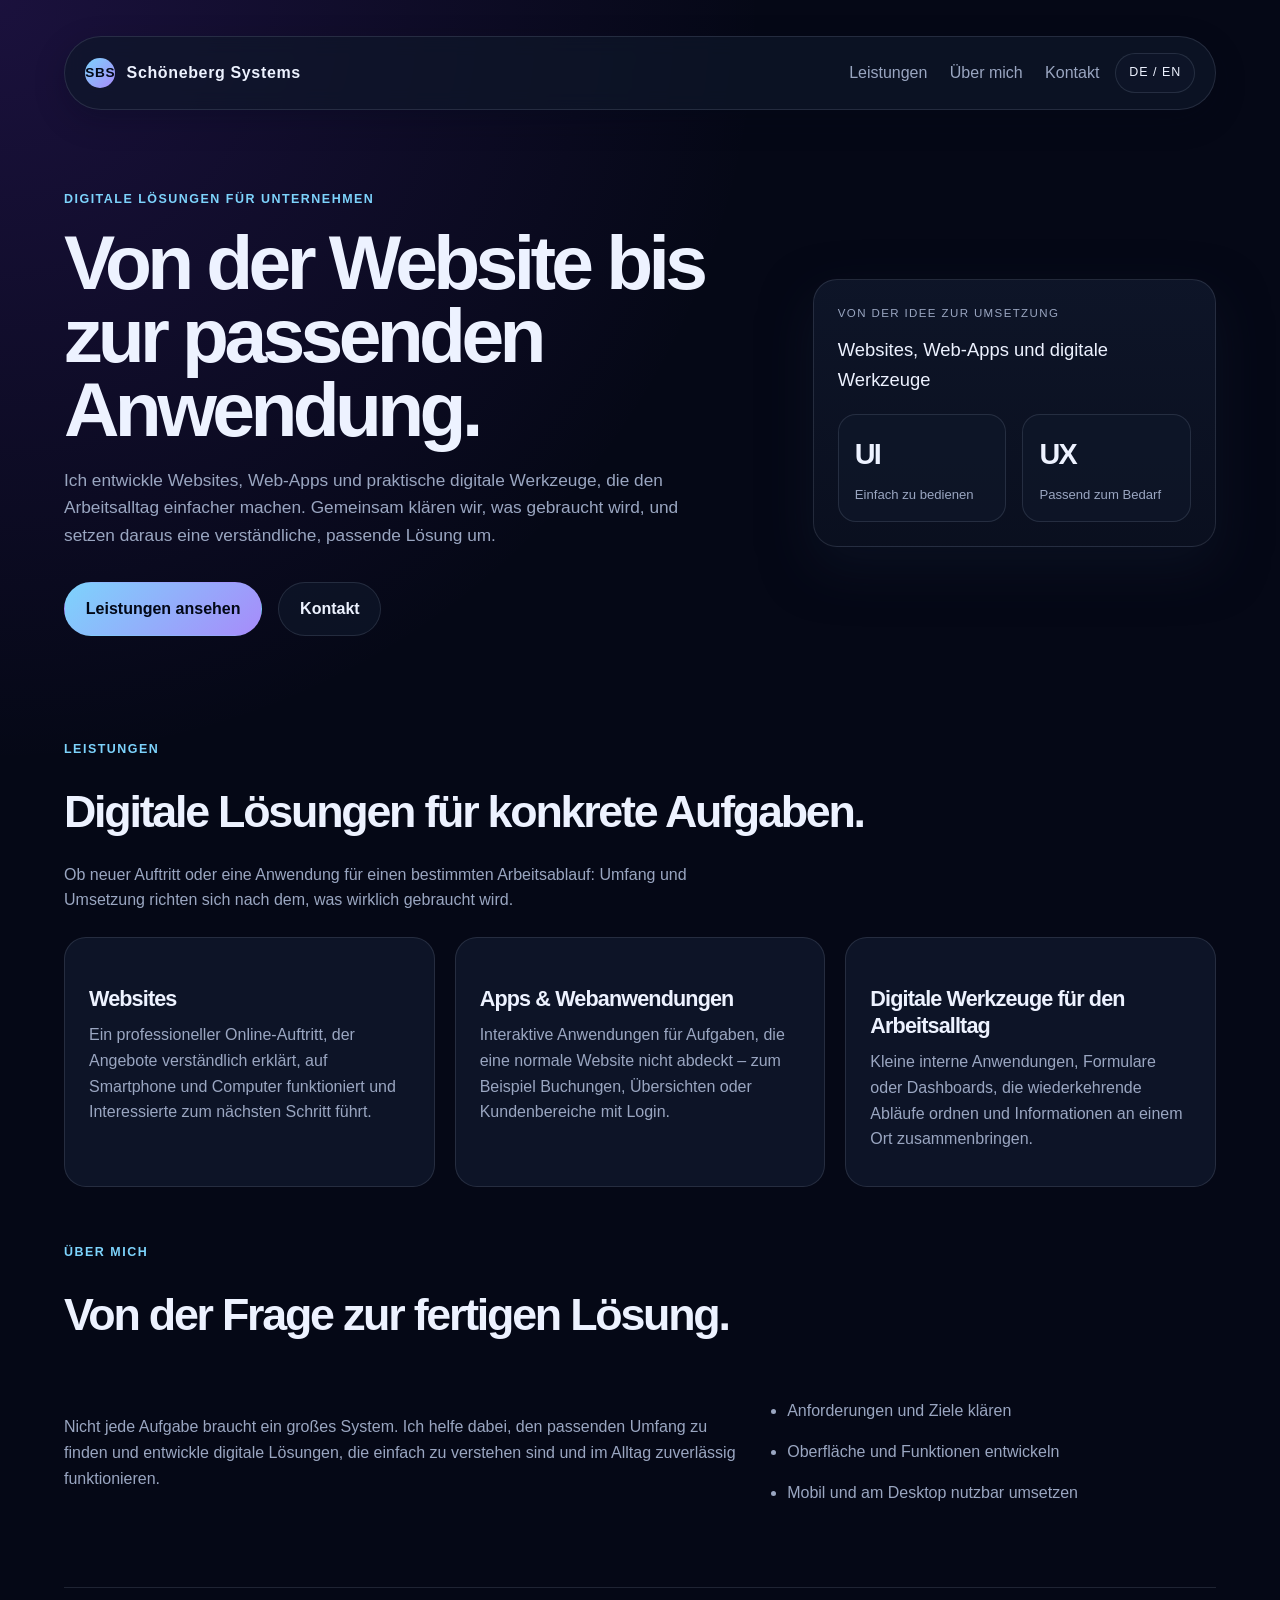
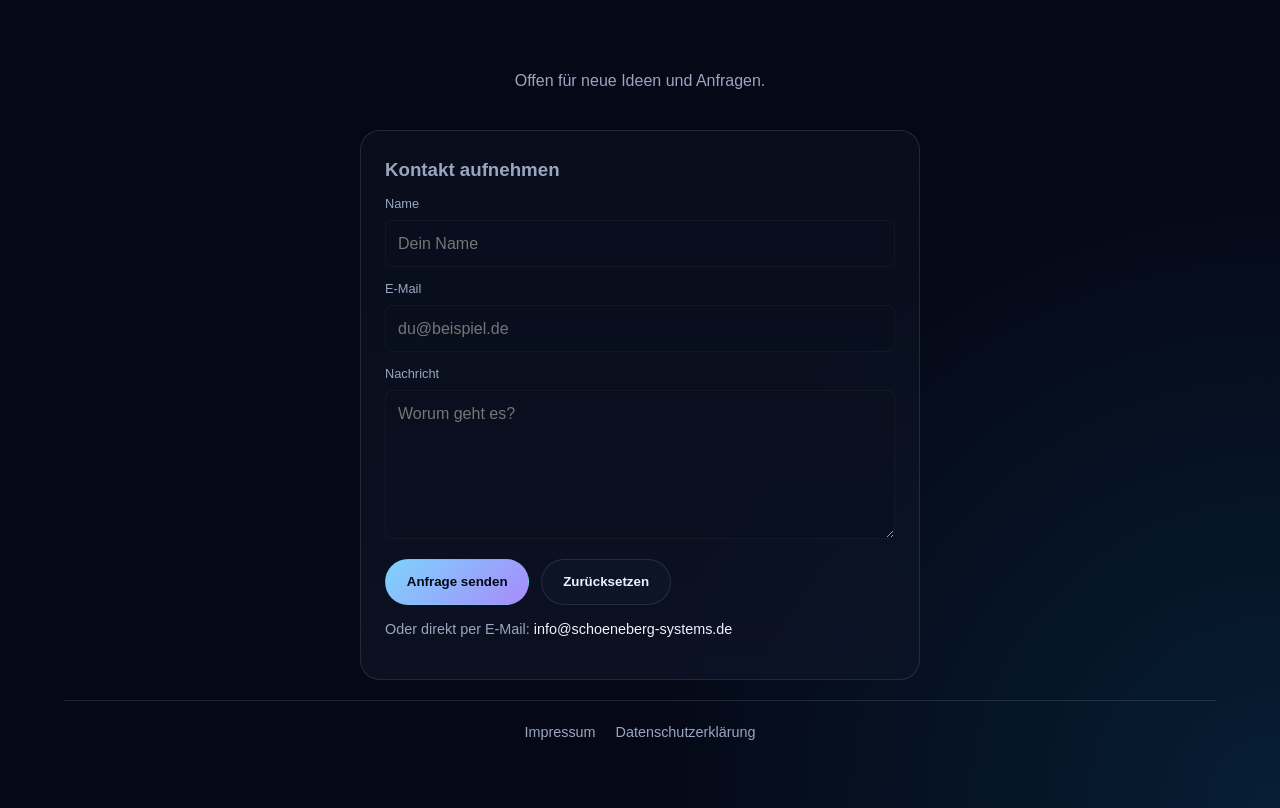
<file: index.html>
<!doctype html>
<html lang="de">
  <head>
    <meta charset="utf-8">
    <meta name="viewport" content="width=device-width, initial-scale=1">
    <title>Tim Hartung – Portfolio</title>
    <meta
      name="description"
      content="Portfolio von Tim Hartung – Frontend-Entwicklung, Produktdesign und digitale Lösungen."
    >
    <link rel="stylesheet" href="style.css">
  </head>
  <body>
    <div class="page-shell">
      <header class="site-header">
        <nav class="topbar" aria-label="Hauptnavigation">
            <a class="brand" href="#top"><span class="brand-mark">SBS</span><span data-i18n="brand">Schöneberg Systems</span></a>
            <div class="nav-actions">
              <div class="nav-links">
                <a href="#services" data-i18n="nav.services">Leistungen</a>
                <a href="#about" data-i18n="nav.about">Über mich</a>
                <a href="#contact" data-i18n="nav.contact">Kontakt</a>
              </div>
              <button class="lang-toggle" id="langToggle" type="button" aria-label="Sprache wechseln">DE / EN</button>
            </div>
          </nav>
        </header>

      <main id="top">
        <section class="hero">
          <div class="hero-copy">
            <p class="eyebrow" data-i18n="hero.eyebrow">Digitale Lösungen für Unternehmen</p>
            <h1 data-i18n="hero.title">Von der Website bis zur passenden Anwendung.</h1>
            <p class="intro" data-i18n="hero.intro">
              Ich entwickle Websites, Web-Apps und praktische digitale Werkzeuge,
              die den Arbeitsalltag einfacher machen. Gemeinsam klären wir, was gebraucht
              wird, und setzen daraus eine verständliche, passende Lösung um.
            </p>
            <div class="cta-row">
              <a class="button primary" href="#services" data-i18n="hero.primaryButton">Leistungen ansehen</a>
              <a class="button secondary" href="#contact" data-i18n="hero.secondaryButton">Kontakt</a>
            </div>
          </div>

          <aside class="hero-panel" aria-label="Kurzprofil" data-i18n-aria-label="panel.ariaLabel">
            <div class="mini-label" data-i18n="panel.label">Von der Idee zur Umsetzung</div>
            <p data-i18n="panel.text">Websites, Web-Apps und digitale Werkzeuge</p>
            <div class="mini-grid">
              <div>
                <strong>UI</strong>
                <span data-i18n="panel.ui">Einfach zu bedienen</span>
              </div>
              <div>
                <strong>UX</strong>
                <span data-i18n="panel.ux">Passend zum Bedarf</span>
              </div>
            </div>
          </aside>
        </section>

        <section id="services" class="section-block">
          <div class="section-heading">
            <p class="eyebrow" data-i18n="services.eyebrow">Leistungen</p>
            <h2 data-i18n="services.title">Digitale Lösungen für konkrete Aufgaben.</h2>
            <p class="section-intro" data-i18n="services.intro">
              Ob neuer Auftritt oder eine Anwendung für einen bestimmten Arbeitsablauf:
              Umfang und Umsetzung richten sich nach dem, was wirklich gebraucht wird.
            </p>
          </div>

          <div class="services-grid">
            <article class="service-card">
              <h3 data-i18n="service.website.title">Websites</h3>
              <p data-i18n="service.website.text">
                Ein professioneller Online-Auftritt, der Angebote verständlich erklärt,
                auf Smartphone und Computer funktioniert und Interessierte zum nächsten
                Schritt führt.
              </p>
            </article>

            <article class="service-card">
              <h3 data-i18n="service.app.title">Apps &amp; Webanwendungen</h3>
              <p data-i18n="service.app.text">
                Interaktive Anwendungen für Aufgaben, die eine normale Website nicht
                abdeckt – zum Beispiel Buchungen, Übersichten oder Kundenbereiche mit Login.
              </p>
            </article>

            <article class="service-card">
              <h3 data-i18n="service.tools.title">Digitale Werkzeuge für den Arbeitsalltag</h3>
              <p data-i18n="service.tools.text">
                Kleine interne Anwendungen, Formulare oder Dashboards, die wiederkehrende
                Abläufe ordnen und Informationen an einem Ort zusammenbringen.
              </p>
            </article>
          </div>
        </section>

        <section id="about" class="section-block about-block">
          <div class="section-heading">
            <p class="eyebrow" data-i18n="about.eyebrow">Über mich</p>
            <h2 data-i18n="about.title">Von der Frage zur fertigen Lösung.</h2>
          </div>

          <div class="about-grid">
            <p data-i18n="about.text">
              Nicht jede Aufgabe braucht ein großes System. Ich helfe dabei, den
              passenden Umfang zu finden und entwickle digitale Lösungen, die einfach
              zu verstehen sind und im Alltag zuverlässig funktionieren.
            </p>
            <ul>
              <li data-i18n="about.item1">Anforderungen und Ziele klären</li>
              <li data-i18n="about.item2">Oberfläche und Funktionen entwickeln</li>
              <li data-i18n="about.item3">Mobil und am Desktop nutzbar umsetzen</li>
            </ul>
          </div>
        </section>
      </main>

      <footer id="contact" class="site-footer">
        <div class="contact-left">
          <p data-i18n="footer.text">
            Verfügbar für Freelance und Produktarbeit.
          </p>
        </div>

        <form id="contactForm" class="contact-form" novalidate>
          <h3 data-i18n="form.title">Kontakt aufnehmen</h3>

          <label class="field">
            <span class="field-label" data-i18n="form.name">Name</span>
            <input
              type="text"
              id="contactName"
              name="name"
              placeholder="Dein Name"
              data-i18n-placeholder="form.namePlaceholder"
              required
            >
          </label>

          <label class="field">
            <span class="field-label" data-i18n="form.email">E-Mail</span>
            <input
              type="email"
              id="contactEmail"
              name="email"
              placeholder="du@beispiel.de"
              data-i18n-placeholder="form.emailPlaceholder"
              required
            >
          </label>

          <label class="field">
            <span class="field-label" data-i18n="form.message">Nachricht</span>
            <textarea
              id="contactMessage"
              name="message"
              rows="5"
              placeholder="Worum geht es?"
              data-i18n-placeholder="form.messagePlaceholder"
              required
            ></textarea>
          </label>

          <div class="form-actions">
            <button type="submit" class="button primary">
              <span data-i18n="form.submit">Anfrage senden</span>
            </button>
            <button type="reset" class="button secondary">
              <span data-i18n="form.reset">Zurücksetzen</span>
            </button>
          </div>

          <p class="form-note">
            <span data-i18n="form.direct">Oder direkt per E-Mail:</span>
            <a href="mailto:info@schoeneberg-systems.de">
              info@schoeneberg-systems.de
            </a>
          </p>
        </form>
        <nav class="legal-links" aria-label="Rechtliche Informationen" data-i18n-aria-label="footer.legalNav">
          <a href="impressum.html" data-i18n="footer.imprint">Impressum</a>
          <a href="datenschutz.html" data-i18n="footer.privacy">Datenschutz</a>
        </nav>
      </footer>
    </div>

    <script src="script.js"></script>
  </body>
</html>
</file>
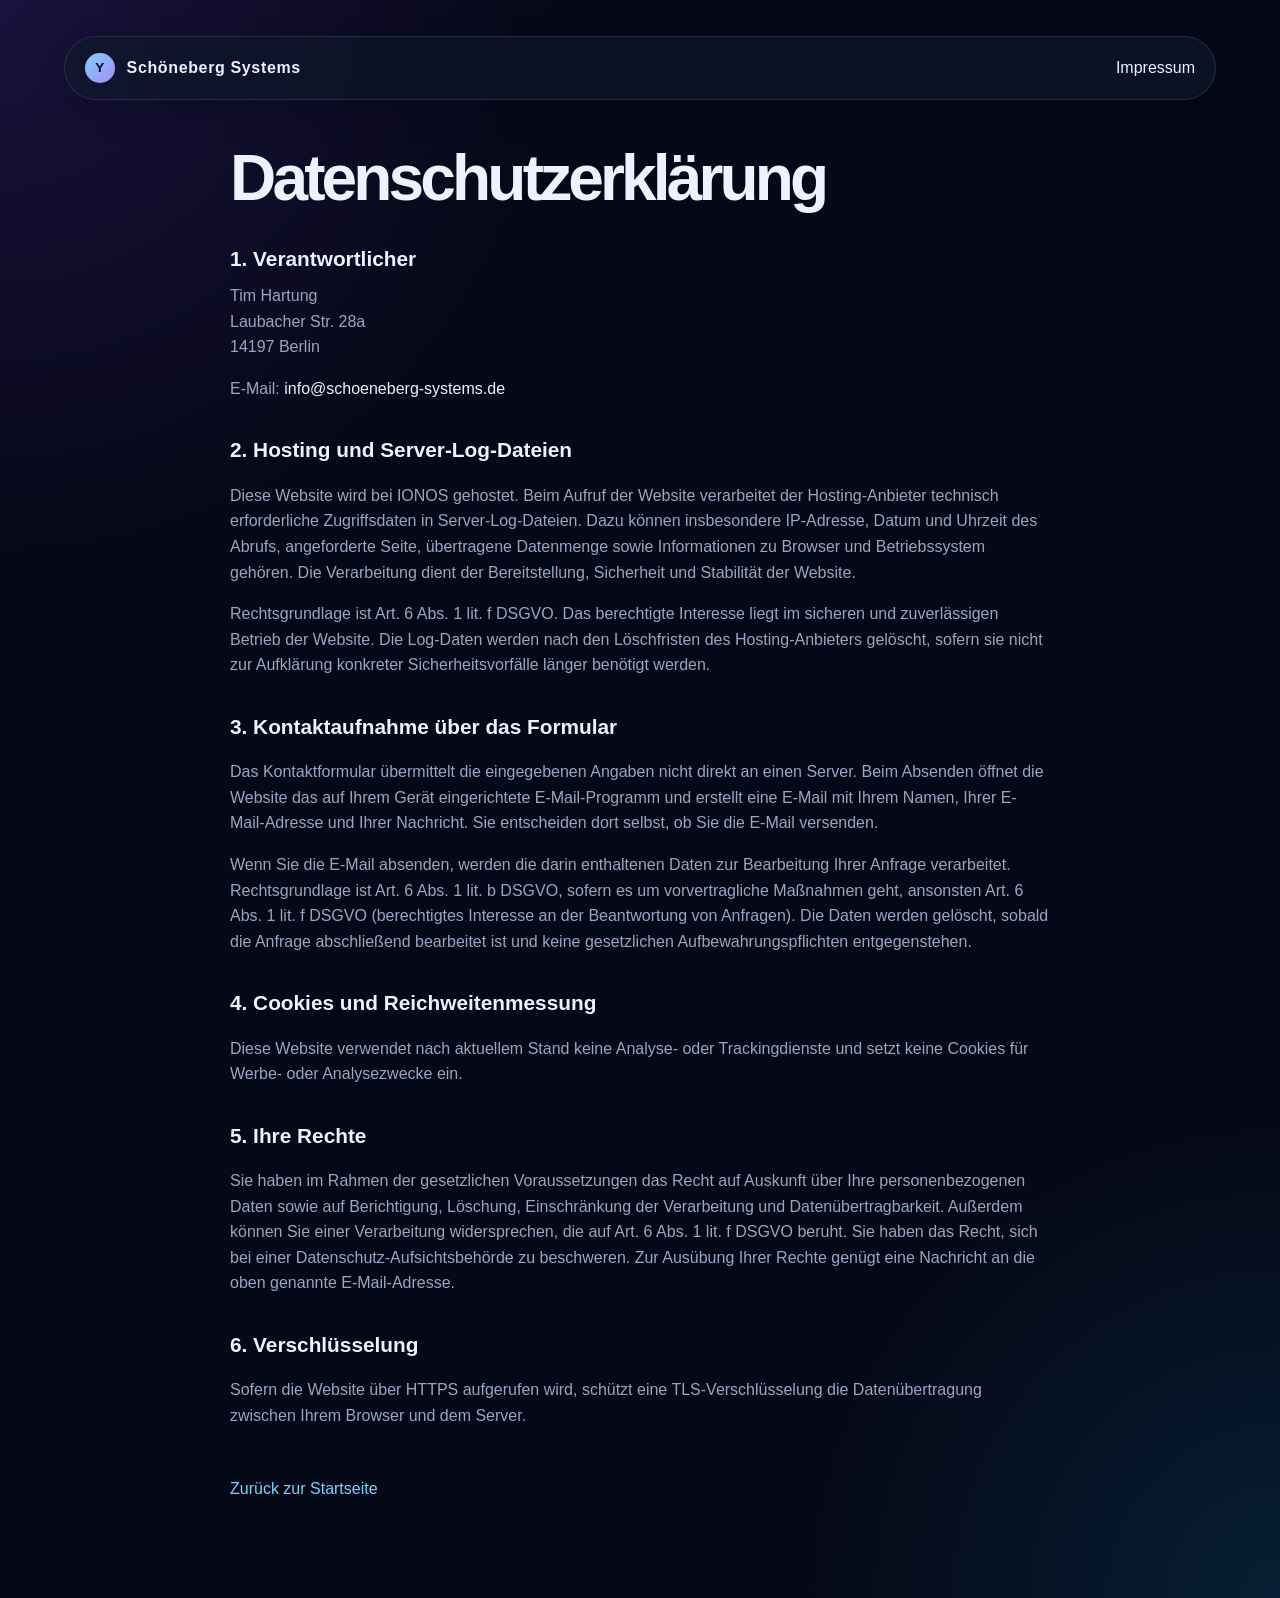
<file: datenschutz.html>
<!doctype html>
<html lang="de">
  <head>
    <meta charset="utf-8">
    <meta name="viewport" content="width=device-width, initial-scale=1">
    <title>Datenschutzerklärung – Schöneberg Systems</title>
    <link rel="stylesheet" href="style.css">
  </head>
  <body>
    <div class="page-shell">
      <header class="site-header">
        <nav class="topbar" aria-label="Hauptnavigation">
          <a class="brand" href="index.html#top">
            <span class="brand-mark">Y</span>
            <span>Schöneberg Systems</span>
          </a>
          <a href="impressum.html">Impressum</a>
        </nav>
      </header>

      <main class="legal-page">
        <h1>Datenschutzerklärung</h1>

        <h2>1. Verantwortlicher</h2>
        <address>Tim Hartung
Laubacher Str. 28a
14197 Berlin</address>
        <p>
          E-Mail:
          <a href="mailto:info@schoeneberg-systems.de">info@schoeneberg-systems.de</a>
        </p>

        <h2>2. Hosting und Server-Log-Dateien</h2>
        <p>
          Diese Website wird bei IONOS gehostet. Beim Aufruf der Website verarbeitet
          der Hosting-Anbieter technisch erforderliche Zugriffsdaten in Server-Log-Dateien.
          Dazu können insbesondere IP-Adresse, Datum und Uhrzeit des Abrufs, angeforderte
          Seite, übertragene Datenmenge sowie Informationen zu Browser und Betriebssystem
          gehören. Die Verarbeitung dient der Bereitstellung, Sicherheit und Stabilität
          der Website.
        </p>
        <p>
          Rechtsgrundlage ist Art. 6 Abs. 1 lit. f DSGVO. Das berechtigte Interesse
          liegt im sicheren und zuverlässigen Betrieb der Website. Die Log-Daten werden
          nach den Löschfristen des Hosting-Anbieters gelöscht, sofern sie nicht zur
          Aufklärung konkreter Sicherheitsvorfälle länger benötigt werden.
        </p>

        <h2>3. Kontaktaufnahme über das Formular</h2>
        <p>
          Das Kontaktformular übermittelt die eingegebenen Angaben nicht direkt an
          einen Server. Beim Absenden öffnet die Website das auf Ihrem Gerät eingerichtete
          E-Mail-Programm und erstellt eine E-Mail mit Ihrem Namen, Ihrer E-Mail-Adresse
          und Ihrer Nachricht. Sie entscheiden dort selbst, ob Sie die E-Mail versenden.
        </p>
        <p>
          Wenn Sie die E-Mail absenden, werden die darin enthaltenen Daten zur Bearbeitung
          Ihrer Anfrage verarbeitet. Rechtsgrundlage ist Art. 6 Abs. 1 lit. b DSGVO,
          sofern es um vorvertragliche Maßnahmen geht, ansonsten Art. 6 Abs. 1 lit. f
          DSGVO (berechtigtes Interesse an der Beantwortung von Anfragen). Die Daten
          werden gelöscht, sobald die Anfrage abschließend bearbeitet ist und keine
          gesetzlichen Aufbewahrungspflichten entgegenstehen.
        </p>

        <h2>4. Cookies und Reichweitenmessung</h2>
        <p>
          Diese Website verwendet nach aktuellem Stand keine Analyse- oder
          Trackingdienste und setzt keine Cookies für Werbe- oder Analysezwecke ein.
        </p>

        <h2>5. Ihre Rechte</h2>
        <p>
          Sie haben im Rahmen der gesetzlichen Voraussetzungen das Recht auf Auskunft
          über Ihre personenbezogenen Daten sowie auf Berichtigung, Löschung,
          Einschränkung der Verarbeitung und Datenübertragbarkeit. Außerdem können Sie
          einer Verarbeitung widersprechen, die auf Art. 6 Abs. 1 lit. f DSGVO beruht.
          Sie haben das Recht, sich bei einer Datenschutz-Aufsichtsbehörde zu beschweren.
          Zur Ausübung Ihrer Rechte genügt eine Nachricht an die oben genannte E-Mail-Adresse.
        </p>

        <h2>6. Verschlüsselung</h2>
        <p>
          Sofern die Website über HTTPS aufgerufen wird, schützt eine TLS-Verschlüsselung
          die Datenübertragung zwischen Ihrem Browser und dem Server.
        </p>

        <a class="legal-back" href="index.html">Zurück zur Startseite</a>
      </main>
    </div>
  </body>
</html>
</file>
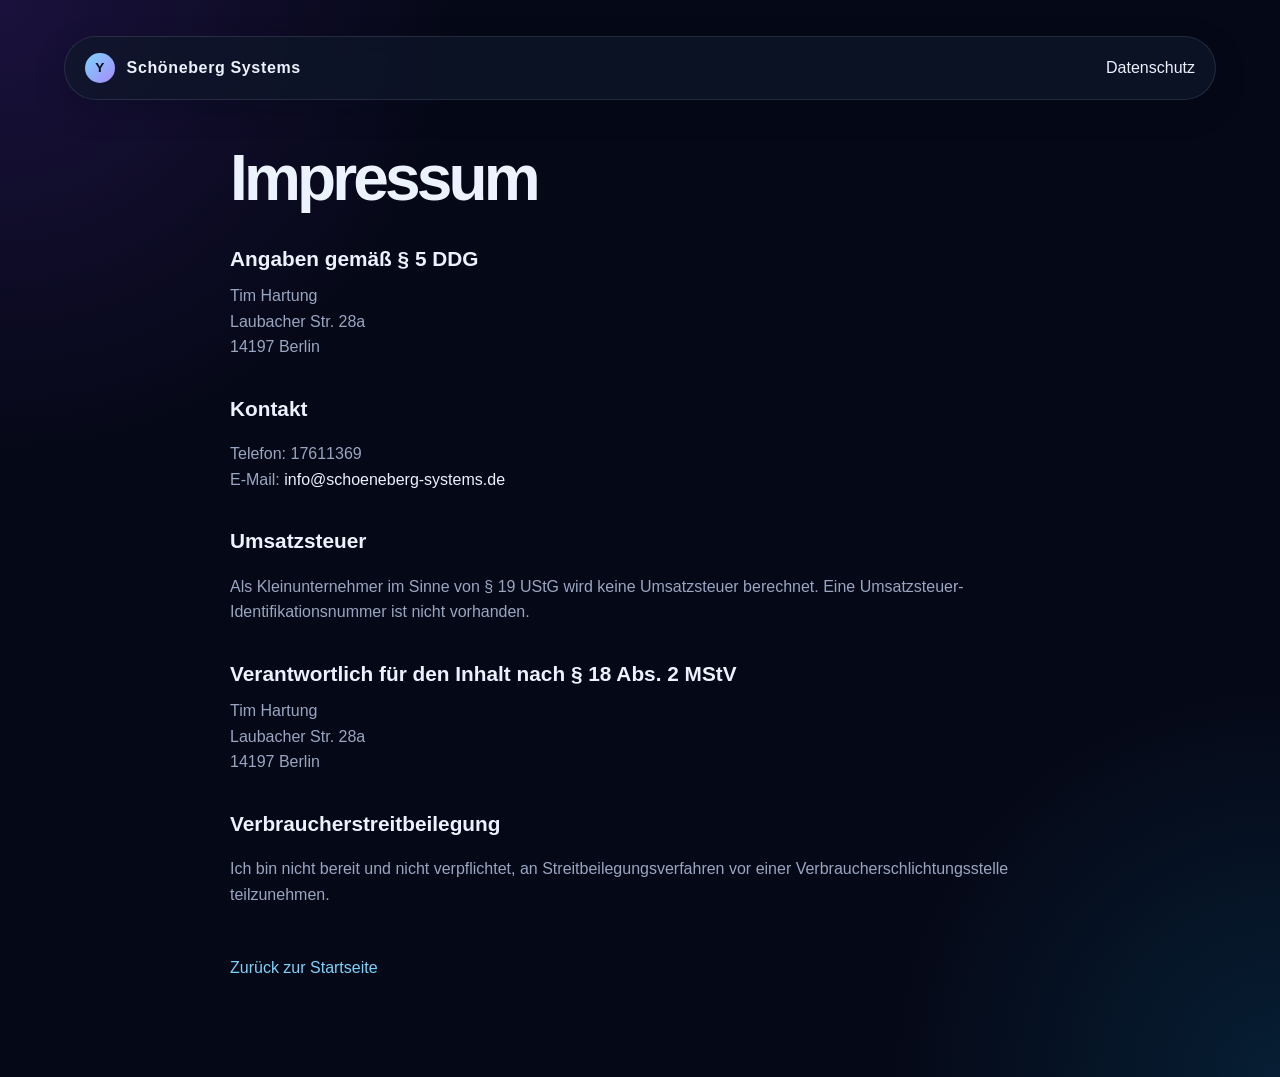
<file: impressum.html>
<!doctype html>
<html lang="de">
  <head>
    <meta charset="utf-8">
    <meta name="viewport" content="width=device-width, initial-scale=1">
    <title>Impressum – Schöneberg Systems</title>
    <link rel="stylesheet" href="style.css">
  </head>
  <body>
    <div class="page-shell">
      <header class="site-header">
        <nav class="topbar" aria-label="Hauptnavigation">
          <a class="brand" href="index.html#top">
            <span class="brand-mark">Y</span>
            <span>Schöneberg Systems</span>
          </a>
          <a href="datenschutz.html">Datenschutz</a>
        </nav>
      </header>

      <main class="legal-page">
        <h1>Impressum</h1>

        <h2>Angaben gemäß § 5 DDG</h2>
        <address>Tim Hartung
Laubacher Str. 28a
14197 Berlin</address>

        <h2>Kontakt</h2>
        <p>
          Telefon: 17611369<br>
          E-Mail:
          <a href="mailto:info@schoeneberg-systems.de">info@schoeneberg-systems.de</a>
        </p>

        <h2>Umsatzsteuer</h2>
        <p>
          Als Kleinunternehmer im Sinne von § 19 UStG wird keine Umsatzsteuer berechnet.
          Eine Umsatzsteuer-Identifikationsnummer ist nicht vorhanden.
        </p>

        <h2>Verantwortlich für den Inhalt nach § 18 Abs. 2 MStV</h2>
        <address>Tim Hartung
Laubacher Str. 28a
14197 Berlin</address>

        <h2>Verbraucherstreitbeilegung</h2>
        <p>
          Ich bin nicht bereit und nicht verpflichtet, an Streitbeilegungsverfahren
          vor einer Verbraucherschlichtungsstelle teilzunehmen.
        </p>

        <a class="legal-back" href="index.html">Zurück zur Startseite</a>
      </main>
    </div>
  </body>
</html>
</file>
<file: style.css>
:root {
  color-scheme: dark;
  --bg: #050816;
  --bg-elevated: rgba(11, 17, 32, 0.82);
  --panel: rgba(15, 23, 42, 0.9);
  --panel-strong: #0f172a;
  --card: #111827;
  --line: rgba(148, 163, 184, 0.18);
  --text: #edf2ff;
  --muted: #9aa6c1;
  --accent: #7dd3fc;
  --accent-strong: #a78bfa;
  --shadow: rgba(15, 23, 42, 0.55);
}

* {
  box-sizing: border-box;
}

html {
  scroll-behavior: smooth;
}

body {
  margin: 0;
  color: var(--text);
  background:
    radial-gradient(circle at top left, rgba(124, 58, 237, 0.18), transparent 28%),
    radial-gradient(circle at bottom right, rgba(14, 165, 233, 0.14), transparent 24%),
    var(--bg);
  font-family: Inter, "Segoe UI", sans-serif;
  line-height: 1.6;
}

img {
  max-width: 100%;
  display: block;
}

a {
  color: var(--text);
  text-decoration: none;
}

.page-shell {
  max-width: 1200px;
  margin: 0 auto;
  padding: 1.25rem 1.5rem 3rem;
}

.site-header {
  position: sticky;
  top: 0;
  z-index: 10;
  padding-top: 1rem;
}

.topbar {
  display: flex;
  justify-content: space-between;
  align-items: center;
  padding: 1rem 1.25rem;
  border: 1px solid var(--line);
  border-radius: 999px;
  background: rgba(15, 23, 42, 0.7);
  backdrop-filter: blur(10px);
  box-shadow: 0 10px 30px rgba(2, 6, 23, 0.25);
}

.brand {
  display: inline-flex;
  align-items: center;
  gap: 0.7rem;
  font-weight: 700;
  letter-spacing: 0.04em;
}

.brand-mark {
  display: inline-grid;
  place-items: center;
  width: 1.9rem;
  height: 1.9rem;
  border-radius: 50%;
  background: linear-gradient(135deg, var(--accent), var(--accent-strong));
  color: #020817;
  font-size: 0.85rem;
  font-weight: 800;
}

.nav-actions {
  display: flex;
  align-items: center;
  gap: 1rem;
}

.nav-links {
  display: flex;
  align-items: center;
  gap: 1.4rem;
  color: var(--muted);
}

.nav-links a {
  color: var(--muted);
  transition: color 0.2s ease;
}

.nav-links a:hover,
.nav-links a:focus-visible {
  color: var(--text);
}

.lang-toggle {
  border: 1px solid var(--line);
  background: rgba(15, 23, 42, 0.7);
  color: var(--text);
  border-radius: 999px;
  padding: 0.55rem 0.8rem;
  font: inherit;
  font-size: 0.78rem;
  letter-spacing: 0.08em;
  text-transform: uppercase;
  cursor: pointer;
  transition: border-color 0.2s ease, transform 0.2s ease;
}

.lang-toggle:hover,
.lang-toggle:focus-visible {
  border-color: rgba(125, 211, 252, 0.7);
  transform: translateY(-1px);
}

.hero {
  display: grid;
  grid-template-columns: 1.6fr 0.9fr;
  gap: 2rem;
  align-items: center;
  padding: 5rem 0 3rem;
}

.eyebrow {
  margin: 0 0 1rem;
  color: var(--accent);
  font-size: 0.78rem;
  font-weight: 700;
  letter-spacing: 0.12em;
  text-transform: uppercase;
}

h1 {
  margin: 0;
  max-width: 680px;
  font-size: clamp(3.1rem, 6vw, 5.3rem);
  line-height: 0.96;
  letter-spacing: -0.06em;
}

.intro {
  max-width: 650px;
  margin-top: 1.25rem;
  color: var(--muted);
  font-size: 1.08rem;
}

.cta-row {
  display: flex;
  flex-wrap: wrap;
  gap: 1rem;
  margin-top: 2rem;
}

.button {
  display: inline-flex;
  align-items: center;
  justify-content: center;
  min-height: 46px;
  padding: 0.85rem 1.3rem;
  border: 1px solid var(--line);
  border-radius: 999px;
  font-weight: 600;
  transition: transform 0.2s ease, border-color 0.2s ease, background 0.2s ease;
}

.button:hover,
.button:focus-visible {
  transform: translateY(-1px);
}

.button.primary {
  background: linear-gradient(135deg, var(--accent), var(--accent-strong));
  border-color: transparent;
  color: #020817;
}

.button.secondary {
  background: rgba(15, 23, 42, 0.7);
  color: var(--text);
}

.hero-panel {
  padding: 1.5rem;
  border: 1px solid var(--line);
  border-radius: 24px;
  background: linear-gradient(180deg, rgba(15, 23, 42, 0.9), rgba(11, 17, 32, 0.9));
  box-shadow: 0 20px 50px var(--shadow);
}

.mini-label {
  color: var(--muted);
  font-size: 0.72rem;
  letter-spacing: 0.12em;
  text-transform: uppercase;
}

.hero-panel p {
  margin: 0.8rem 0 1.25rem;
  font-size: 1.15rem;
}

.mini-grid {
  display: grid;
  grid-template-columns: repeat(2, minmax(0, 1fr));
  gap: 1rem;
}

.mini-grid div {
  padding: 1rem;
  border: 1px solid var(--line);
  border-radius: 18px;
  background: rgba(15, 23, 42, 0.7);
}

.mini-grid strong {
  display: block;
  font-size: 1.8rem;
  letter-spacing: -0.06em;
}

.mini-grid span {
  display: block;
  margin-top: 0.4rem;
  color: var(--muted);
  font-size: 0.82rem;
}

.section-block {
  padding-top: 3.5rem;
}

.section-heading {
  margin-bottom: 1.5rem;
}

.section-heading h2 {
  margin: 0;
  font-size: clamp(2rem, 4vw, 2.8rem);
  letter-spacing: -0.05em;
}

.section-intro {
  max-width: 680px;
  margin: 0.85rem 0 0;
  color: var(--muted);
}

.services-grid {
  display: grid;
  grid-template-columns: repeat(3, minmax(0, 1fr));
  gap: 1.25rem;
}

.service-card {
  min-height: 250px;
  padding: 1.5rem;
  border: 1px solid var(--line);
  border-radius: 22px;
  background: var(--panel);
}

.service-card h3 {
  margin: 1.5rem 0 0.6rem;
  font-size: 1.35rem;
  letter-spacing: -0.04em;
  line-height: 1.25;
}

.service-card p {
  margin: 0;
  color: var(--muted);
}

.project-grid {
  display: grid;
  grid-template-columns: repeat(3, minmax(0, 1fr));
  gap: 1.25rem;
}

.project-card {
  padding: 1.4rem;
  border: 1px solid var(--line);
  border-radius: 22px;
  background: var(--panel);
  box-shadow: inset 0 1px 0 rgba(255, 255, 255, 0.02);
}

.project-topline {
  display: flex;
  justify-content: space-between;
  gap: 1rem;
  color: var(--muted);
  font-size: 0.76rem;
  letter-spacing: 0.08em;
  text-transform: uppercase;
}

.project-card h3 {
  margin: 1rem 0 0.6rem;
  font-size: 1.5rem;
  letter-spacing: -0.04em;
}

.project-card p {
  margin: 0 0 1rem;
  color: var(--muted);
}

.project-card a {
  color: var(--accent);
  font-weight: 600;
}

.about-block {
  padding-bottom: 2rem;
}

.about-grid {
  display: grid;
  grid-template-columns: 1.2fr 0.8fr;
  gap: 2rem;
  padding: 1.5rem 0 0;
}

.about-grid p,
.about-grid li {
  color: var(--muted);
}

.about-grid ul {
  margin: 0;
  padding-left: 1.2rem;
  display: grid;
  gap: 0.8rem;
}

.site-footer {
  display: flex;
  flex-direction: column;
  align-items: center;
  gap: 1.25rem;
  margin-top: 3rem;
  padding: 4rem 0 1rem;
  border-top: 1px solid var(--line);
  color: var(--muted);
  text-align: center;
}

.contact-left {
  display: flex;
  flex-direction: column;
  gap: 0.5rem;
  align-items: center;
}

.contact-form {
  width: min(100%, 560px);
  background: linear-gradient(180deg, rgba(11,17,32,0.6), rgba(15,23,42,0.6));
  border: 1px solid var(--line);
  padding: 1.5rem;
  border-radius: 20px;
  text-align: left;
}

.contact-form h3 {
  margin: 0 0 0.6rem 0;
}

.field {
  display: block;
  margin-bottom: 0.75rem;
}

.field-label {
  display: block;
  font-size: 0.8rem;
  color: var(--muted);
  margin-bottom: 0.35rem;
}

.field input,
.field textarea {
  width: 100%;
  padding: 0.6rem 0.75rem;
  border-radius: 8px;
  border: 1px solid rgba(255,255,255,0.04);
  background: rgba(11,17,32,0.45);
  color: var(--text);
  font: inherit;
}

.form-actions {
  display: flex;
  gap: 0.75rem;
  margin-top: 0.5rem;
}

.form-note {
  margin-top: 0.8rem;
  font-size: 0.9rem;
  color: var(--muted);
}

.legal-links {
  display: flex;
  justify-content: center;
  gap: 1.25rem;
  width: 100%;
  padding-top: 1.25rem;
  border-top: 1px solid var(--line);
  font-size: 0.9rem;
}

.legal-links a {
  color: var(--muted);
}

.legal-links a:hover,
.legal-links a:focus-visible {
  color: var(--text);
}

.legal-page {
  max-width: 820px;
  margin: 0 auto;
  padding: 3rem 0;
}

.legal-page h1 {
  max-width: none;
  margin-bottom: 2rem;
  font-size: clamp(2.5rem, 6vw, 4rem);
}

.legal-page h2 {
  margin: 2rem 0 0.5rem;
  font-size: 1.3rem;
}

.legal-page p,
.legal-page address {
  color: var(--muted);
  font-style: normal;
}

.legal-page address {
  white-space: pre-line;
}

.legal-back {
  display: inline-block;
  margin-top: 2rem;
  color: var(--accent);
}

@media (max-width: 900px) {
  .hero,
  .services-grid,
  .project-grid,
  .about-grid {
    grid-template-columns: 1fr;
  }

  .topbar {
    flex-direction: column;
    align-items: flex-start;
  }

  .nav-links {
    flex-wrap: wrap;
  }
}

@media (max-width: 560px) {
  .page-shell {
    padding-left: 1rem;
    padding-right: 1rem;
  }

  .topbar {
    border-radius: 24px;
  }

  .hero {
    padding-top: 3.5rem;
  }

  .cta-row {
    flex-direction: column;
    align-items: stretch;
  }

  .button {
    width: 100%;
  }
}
</file>
